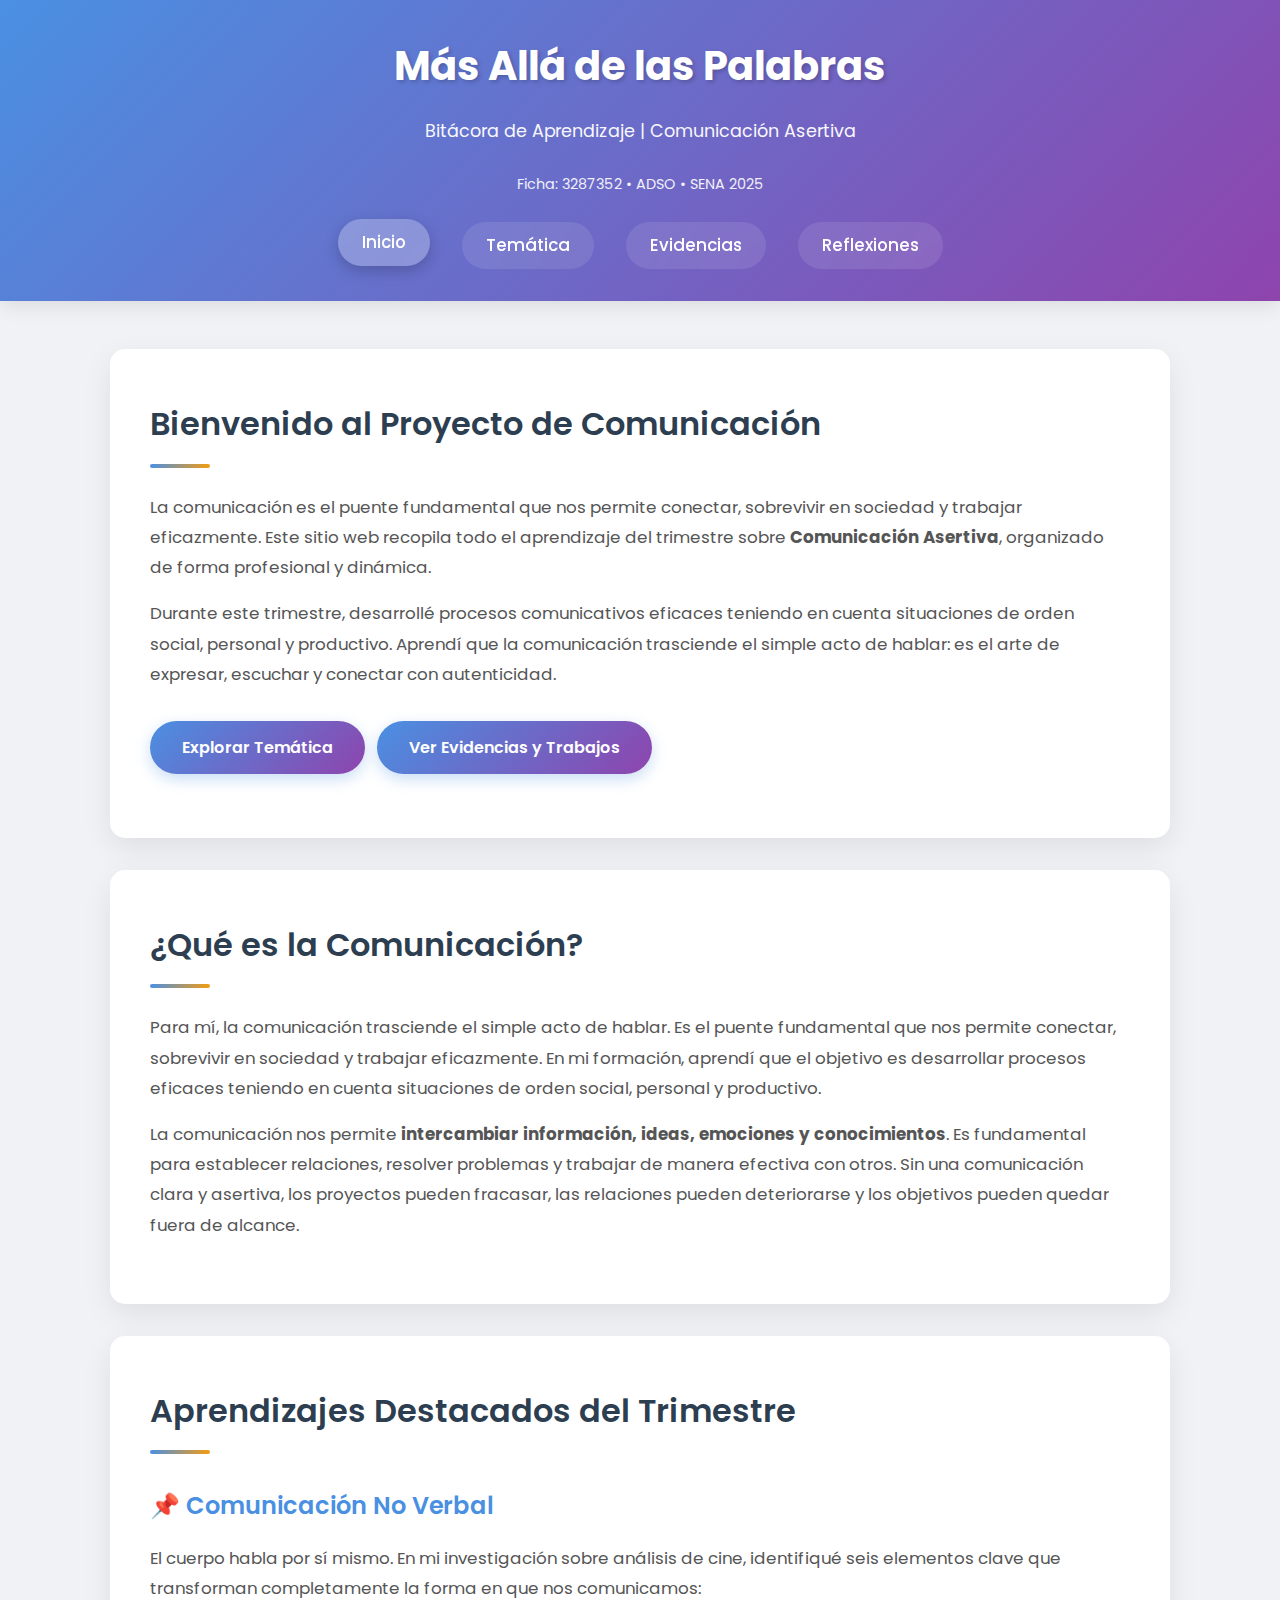
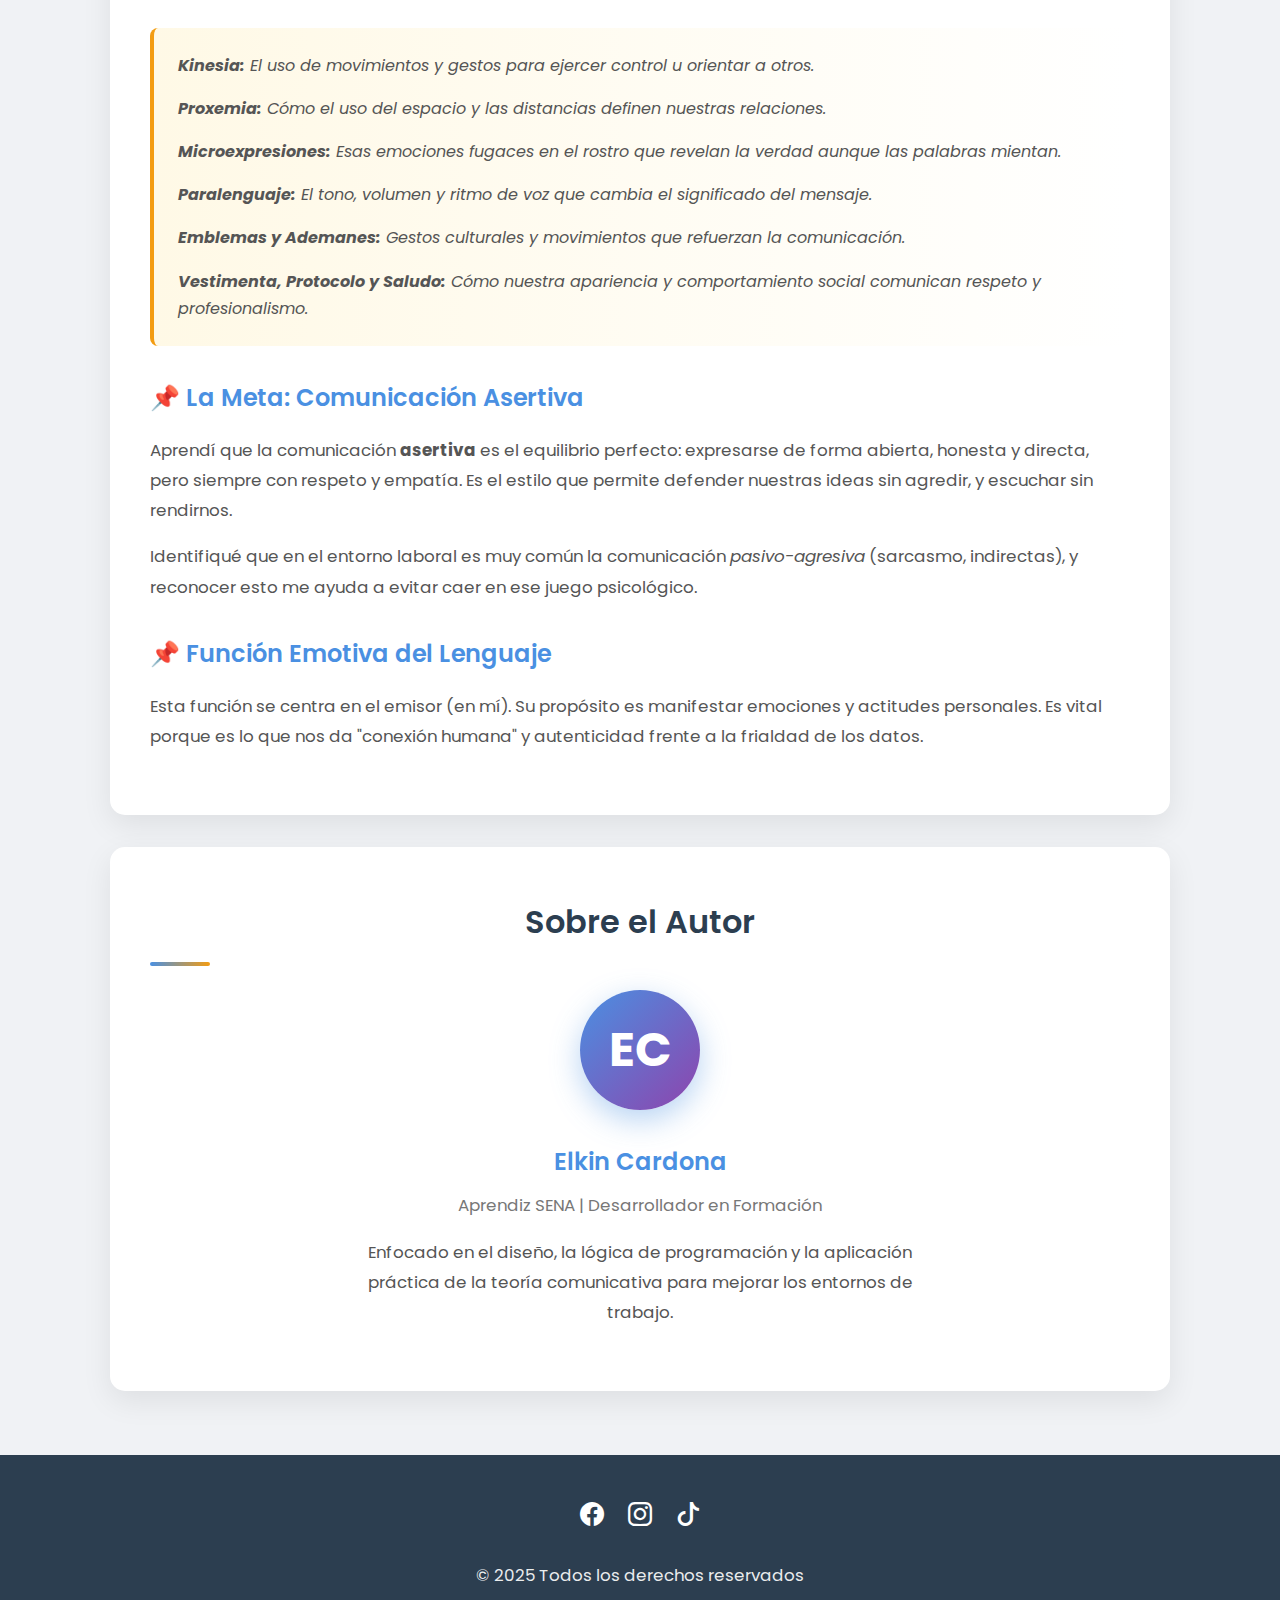
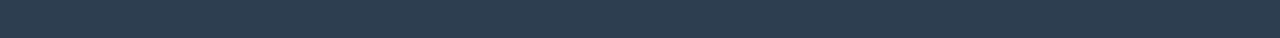
<file: index.html>
<!DOCTYPE html>
<html lang="es">

<head>
    <meta charset="UTF-8">
    <meta name="viewport" content="width=device-width, initial-scale=1.0">
    <title>Comunicación Asertiva - Elkin Cardona</title>
    <link rel="stylesheet" href="css/styles.css">

    <!-- Google Fonts -->
    <link
        href="https://fonts.googleapis.com/css2?family=Poppins:wght@400;600;700&family=Open+Sans:wght@400;600&display=swap"
        rel="stylesheet">

    <!-- Bootstrap Icons -->
    <link rel="stylesheet" href="https://cdn.jsdelivr.net/npm/bootstrap-icons@1.13.1/font/bootstrap-icons.min.css">

    <!-- Font Awesome -->
    <link rel="stylesheet" href="https://cdnjs.cloudflare.com/ajax/libs/font-awesome/6.5.0/css/all.min.css">
</head>

<body>

    <!-- HEADER CON NAVEGACIÓN -->
    <header class="header">
        <h1>Más Allá de las Palabras</h1>
        <p class="subtitle">Bitácora de Aprendizaje | Comunicación Asertiva</p>
        <p style="font-size: 0.9rem; opacity: 0.9;">Ficha: 3287352 • ADSO • SENA 2025</p>

        <nav class="navbar">
            <a href="index.html" class="active">Inicio</a>
            <a href="tematica.html">Temática</a>
            <a href="evidencias.html">Evidencias</a>
            <a href="reflexiones.html">Reflexiones</a>
        </nav>
    </header>

    <!-- CONTENIDO PRINCIPAL -->
    <div class="container">

        <!-- INTRODUCCIÓN -->
        <section class="contenido">
            <h2>Bienvenido al Proyecto de Comunicación</h2>
            <p>
                La comunicación es el puente fundamental que nos permite conectar, sobrevivir en sociedad
                y trabajar eficazmente. Este sitio web recopila todo el aprendizaje del trimestre sobre
                <strong>Comunicación Asertiva</strong>, organizado de forma profesional y dinámica.
            </p>
            <p>
                Durante este trimestre, desarrollé procesos comunicativos eficaces teniendo en cuenta
                situaciones de orden social, personal y productivo. Aprendí que la comunicación trasciende
                el simple acto de hablar: es el arte de expresar, escuchar y conectar con autenticidad.
            </p>

            <a href="tematica.html" class="btn">Explorar Temática</a>
            <a href="evidencias.html" class="btn">Ver Evidencias y Trabajos</a>
        </section>

        <!-- QUÉ ES LA COMUNICACIÓN -->
        <section class="contenido">
            <h2>¿Qué es la Comunicación?</h2>
            <p>
                Para mí, la comunicación trasciende el simple acto de hablar. Es el puente fundamental
                que nos permite conectar, sobrevivir en sociedad y trabajar eficazmente. En mi formación,
                aprendí que el objetivo es desarrollar procesos eficaces teniendo en cuenta situaciones
                de orden social, personal y productivo.
            </p>
            <p>
                La comunicación nos permite <strong>intercambiar información, ideas, emociones y conocimientos</strong>.
                Es fundamental para establecer relaciones, resolver problemas y trabajar de manera efectiva
                con otros. Sin una comunicación clara y asertiva, los proyectos pueden fracasar, las
                relaciones pueden deteriorarse y los objetivos pueden quedar fuera de alcance.
            </p>
        </section>

        <!-- APRENDIZAJES CLAVE -->
        <section class="contenido">
            <h2>Aprendizajes Destacados del Trimestre</h2>

            <h3>📌 Comunicación No Verbal</h3>
            <p>
                El cuerpo habla por sí mismo. En mi investigación sobre análisis de cine,
                identifiqué seis elementos clave que transforman completamente la forma en que nos comunicamos:
            </p>
            <div class="highlight">
                <ul style="list-style: none; padding-left: 0;">
                    <li style="margin-bottom: 1rem;">
                        <strong>Kinesia:</strong> El uso de movimientos y gestos para ejercer control u orientar a
                        otros.
                    </li>
                    <li style="margin-bottom: 1rem;">
                        <strong>Proxemia:</strong> Cómo el uso del espacio y las distancias definen nuestras relaciones.
                    </li>
                    <li style="margin-bottom: 1rem;">
                        <strong>Microexpresiones:</strong> Esas emociones fugaces en el rostro que revelan la verdad
                        aunque las palabras mientan.
                    </li>
                    <li style="margin-bottom: 1rem;">
                        <strong>Paralenguaje:</strong> El tono, volumen y ritmo de voz que cambia el significado del
                        mensaje.
                    </li>
                    <li style="margin-bottom: 1rem;">
                        <strong>Emblemas y Ademanes:</strong> Gestos culturales y movimientos que refuerzan la
                        comunicación.
                    </li>
                    <li>
                        <strong>Vestimenta, Protocolo y Saludo:</strong> Cómo nuestra apariencia y comportamiento social
                        comunican respeto y profesionalismo.
                    </li>
                </ul>
            </div>

            <h3>📌 La Meta: Comunicación Asertiva</h3>
            <p>
                Aprendí que la comunicación <strong>asertiva</strong> es el equilibrio perfecto: expresarse de
                forma abierta, honesta y directa, pero siempre con respeto y empatía. Es el estilo que permite
                defender nuestras ideas sin agredir, y escuchar sin rendirnos.
            </p>
            <p>
                Identifiqué que en el entorno laboral es muy común la comunicación <em>pasivo-agresiva</em>
                (sarcasmo, indirectas), y reconocer esto me ayuda a evitar caer en ese juego psicológico.
            </p>

            <h3>📌 Función Emotiva del Lenguaje</h3>
            <p>
                Esta función se centra en el emisor (en mí). Su propósito es manifestar emociones y
                actitudes personales. Es vital porque es lo que nos da "conexión humana" y autenticidad
                frente a la frialdad de los datos.
            </p>
        </section>

        <!-- AUTOR -->
        <section class="contenido" style="text-align: center;">
            <h2>Sobre el Autor</h2>
            <div style="width: 120px; height: 120px; background: linear-gradient(135deg, #4a90e2, #8e44ad); 
                        color: white; border-radius: 50%; display: flex; align-items: center; 
                        justify-content: center; font-size: 3rem; font-weight: bold; margin: 0 auto 1.5rem; 
                        box-shadow: 0 10px 30px rgba(74, 144, 226, 0.4);">
                EC
            </div>
            <h3 style="margin-bottom: 0.5rem;">Elkin Cardona</h3>
            <p style="color: #777; margin-bottom: 1rem;">Aprendiz SENA | Desarrollador en Formación</p>
            <p style="max-width: 600px; margin: 1rem auto; color: #555;">
                Enfocado en el diseño, la lógica de programación y la aplicación práctica de la teoría
                comunicativa para mejorar los entornos de trabajo.
            </p>
        </section>

    </div>

    <!-- FOOTER -->
    <footer>
        <div class="sociales">
            <a href="https://facebook.com" target="_blank"><i class="bi bi-facebook"></i></a>
            <a href="https://instagram.com" target="_blank"><i class="bi bi-instagram"></i></a>
            <a href="https://tiktok.com" target="_blank"><i class="bi bi-tiktok"></i></a>
        </div>
        <p>&copy; 2025 Todos los derechos reservados</p>
    </footer>

    <!-- PÉTALOS ANIMADOS -->
    <script>
        function crearPetalo() {
            const petal = document.createElement("div");
            petal.classList.add("petal");
            petal.style.left = Math.random() * window.innerWidth + "px";
            petal.style.animationDuration = (5 + Math.random() * 3) + "s";
            document.body.appendChild(petal);
            setTimeout(() => petal.remove(), 8000);
        }
        setInterval(crearPetalo, 300);
    </script>

</body>

</html>
</file>
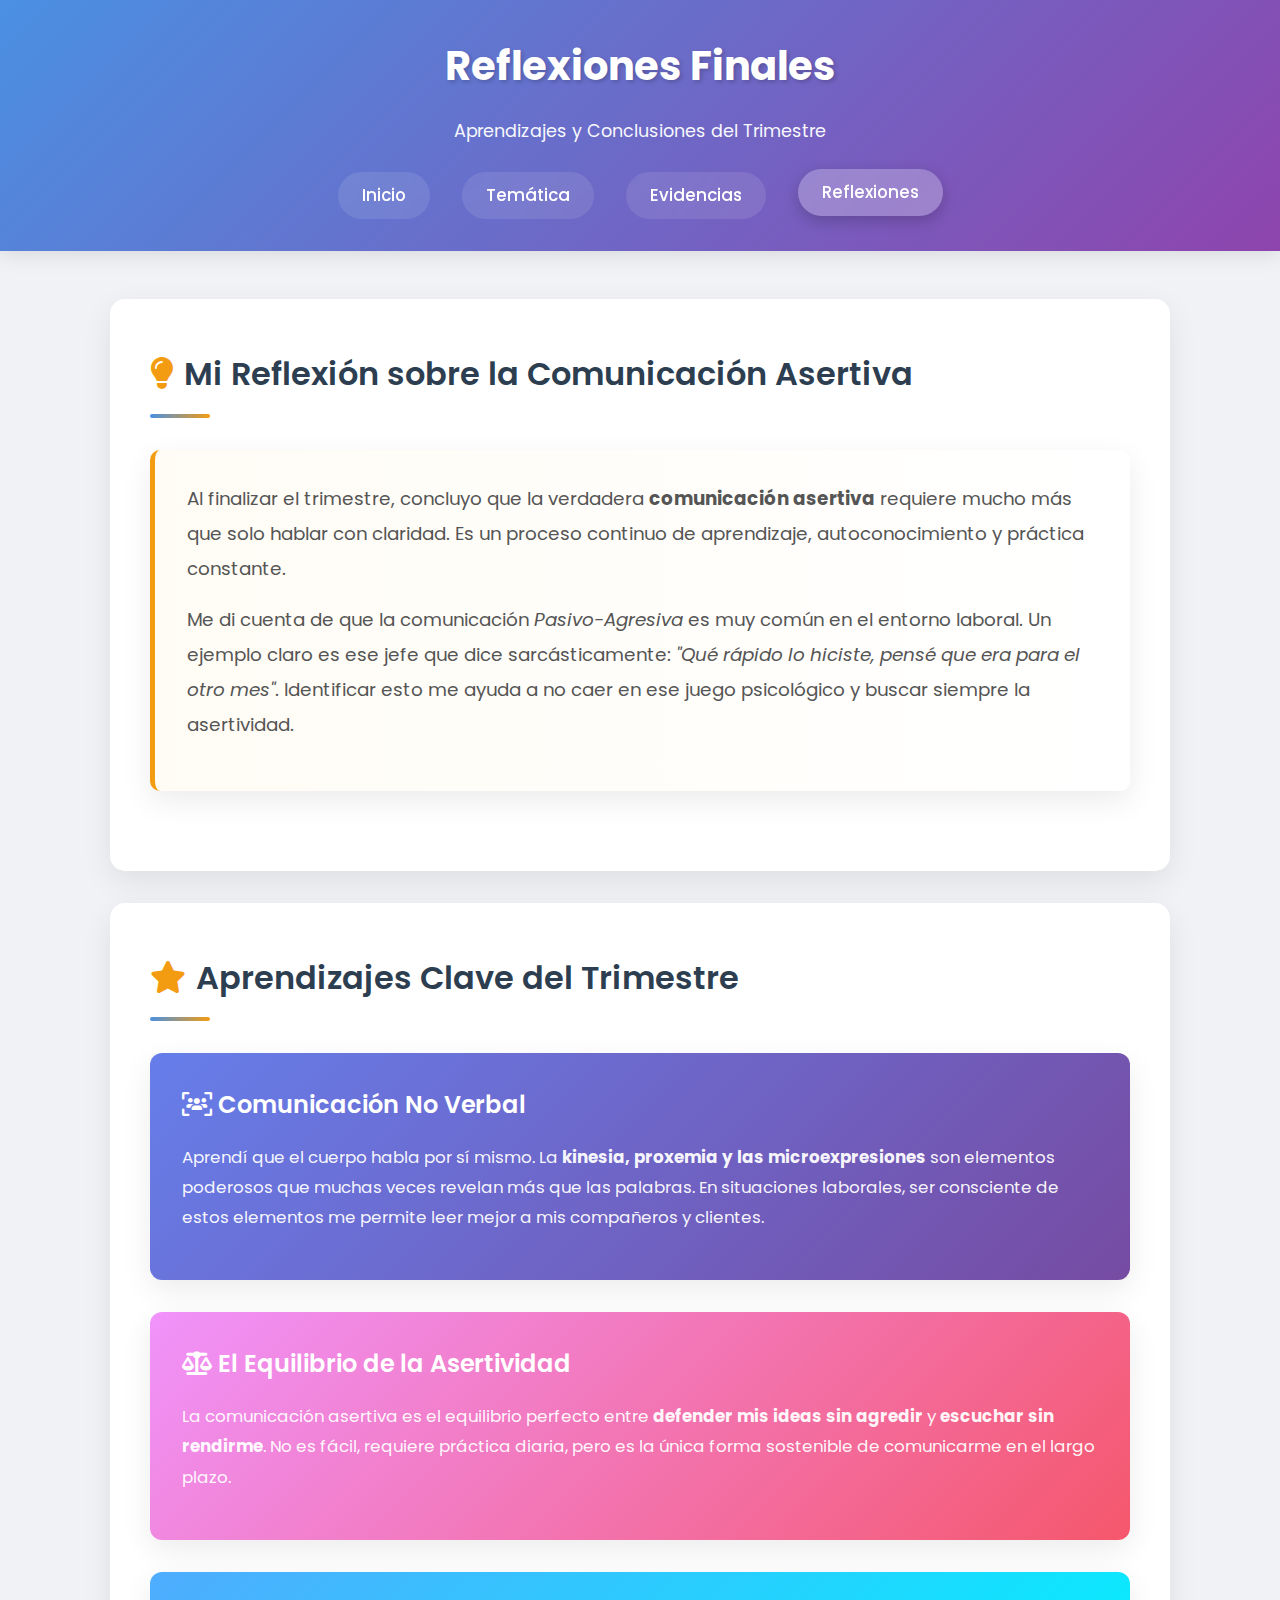
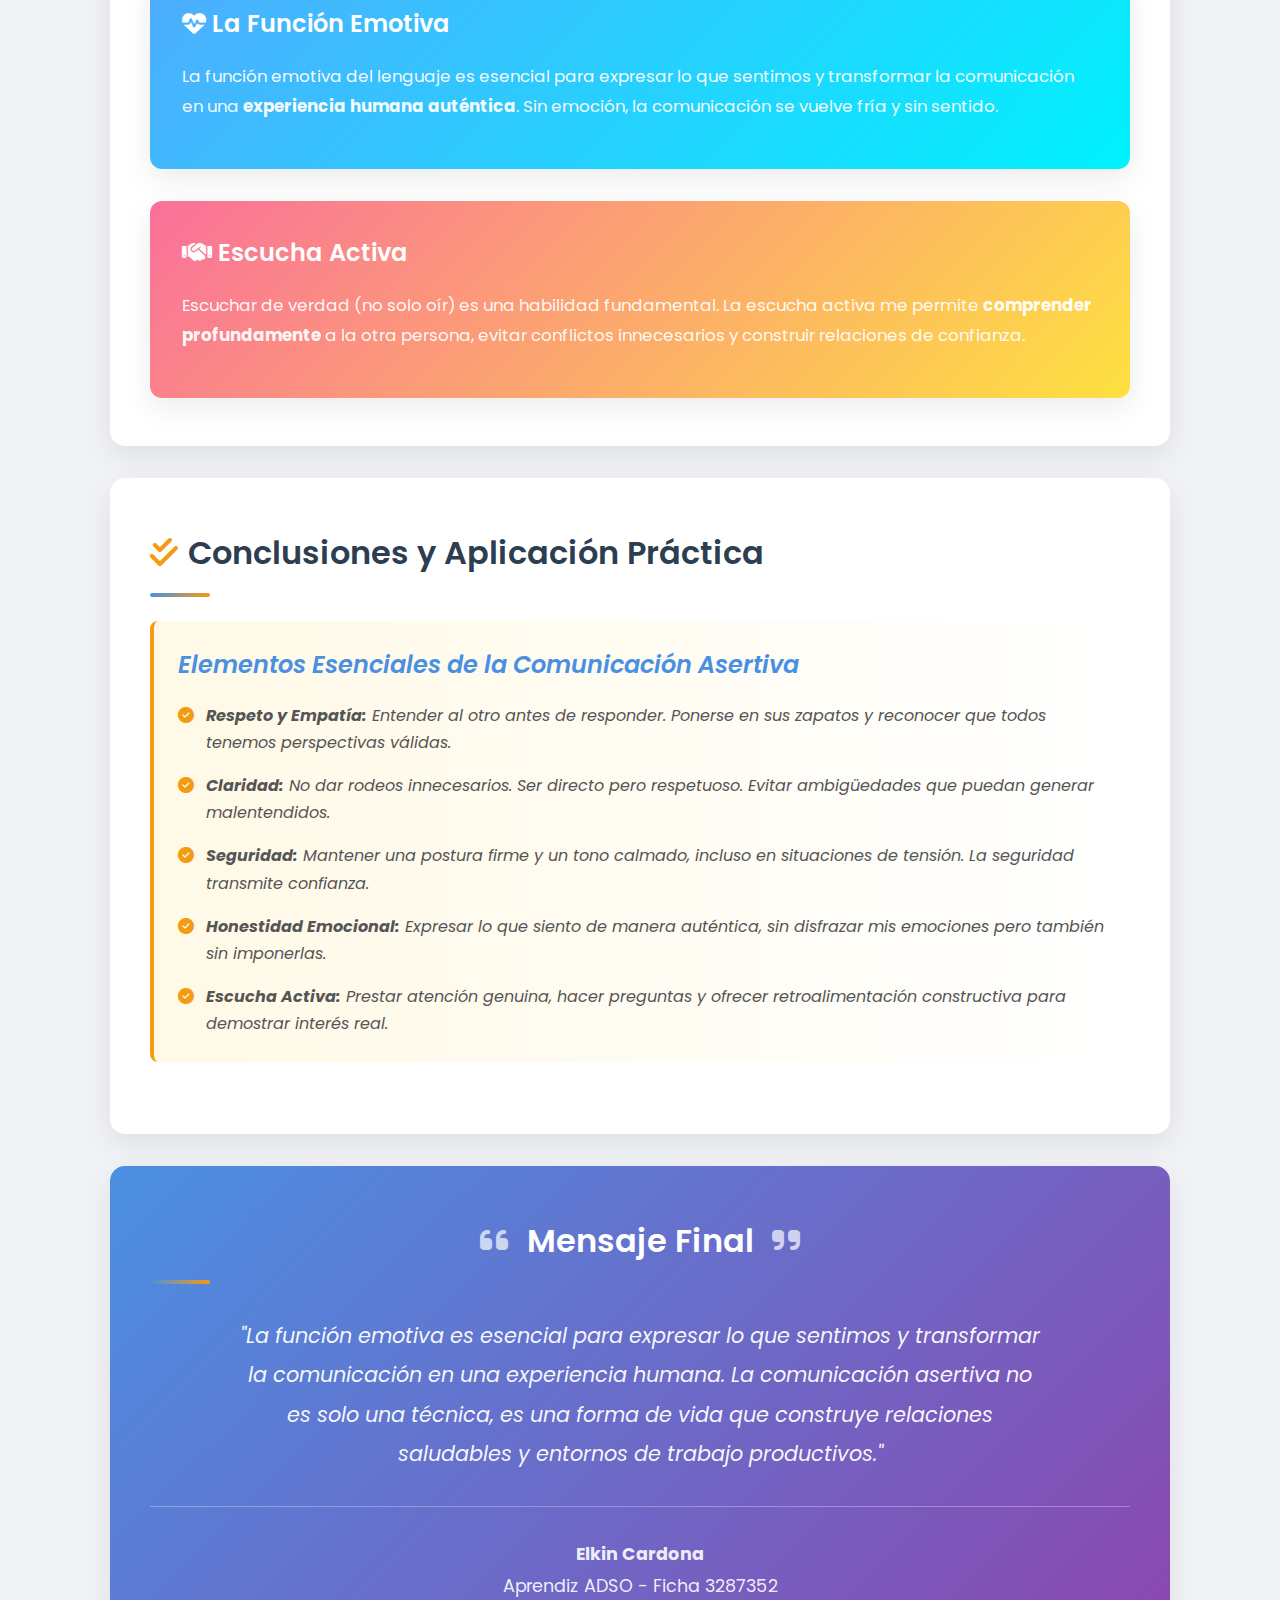
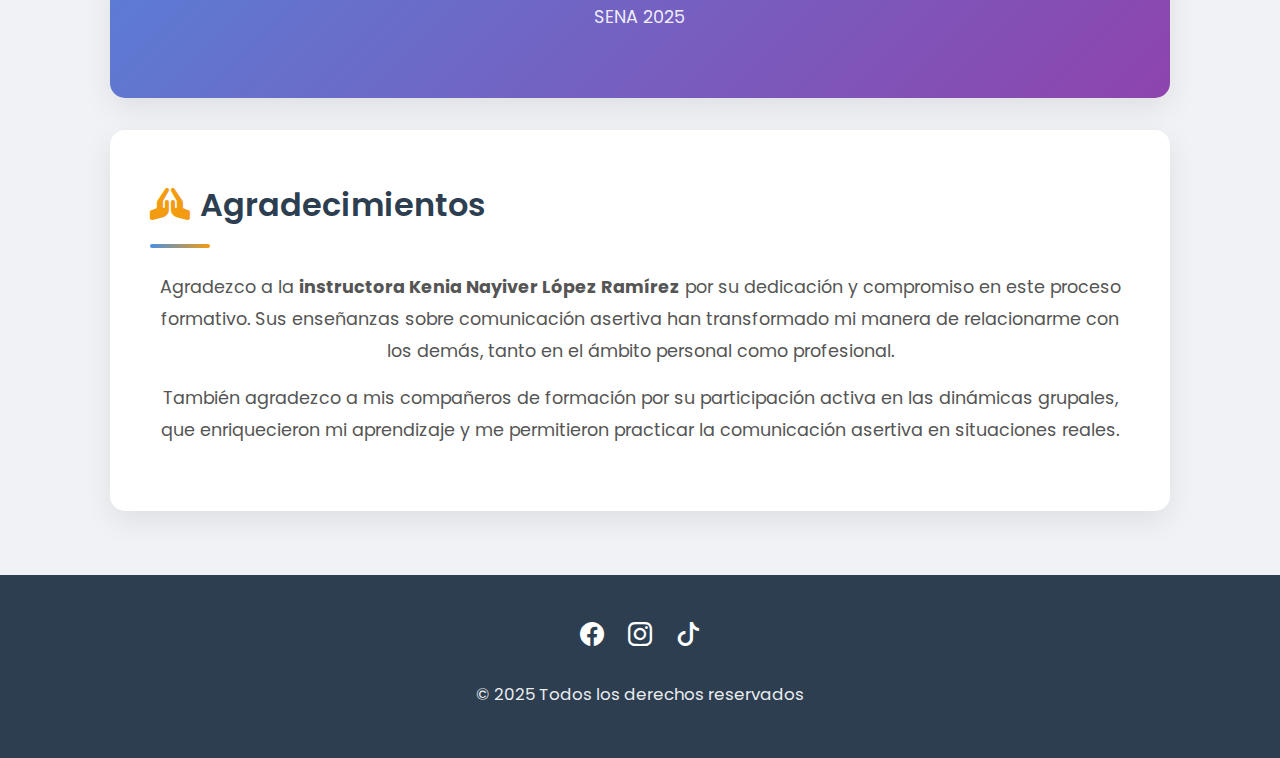
<file: reflexiones.html>
<!DOCTYPE html>
<html lang="es">

<head>
    <meta charset="UTF-8">
    <meta name="viewport" content="width=device-width, initial-scale=1.0">
    <title>Reflexiones - Comunicación Asertiva</title>
    <link rel="stylesheet" href="css/styles.css">

    <!-- Google Fonts -->
    <link
        href="https://fonts.googleapis.com/css2?family=Poppins:wght@400;600;700&family=Open+Sans:wght@400;600&display=swap"
        rel="stylesheet">

    <!-- Bootstrap Icons -->
    <link rel="stylesheet" href="https://cdn.jsdelivr.net/npm/bootstrap-icons@1.13.1/font/bootstrap-icons.min.css">

    <!-- Font Awesome -->
    <link rel="stylesheet" href="https://cdnjs.cloudflare.com/ajax/libs/font-awesome/6.5.0/css/all.min.css">
</head>

<body>

    <!-- HEADER CON NAVEGACIÓN -->
    <header class="header">
        <h1>Reflexiones Finales</h1>
        <p class="subtitle">Aprendizajes y Conclusiones del Trimestre</p>

        <nav class="navbar">
            <a href="index.html">Inicio</a>
            <a href="tematica.html">Temática</a>
            <a href="evidencias.html">Evidencias</a>
            <a href="reflexiones.html" class="active">Reflexiones</a>
        </nav>
    </header>

    <!-- CONTENIDO -->
    <div class="container">

        <!-- REFLEXIÓN PRINCIPAL -->
        <section class="contenido">
            <h2><i class="fas fa-lightbulb" style="color: var(--accent); margin-right: 10px;"></i>Mi Reflexión sobre la
                Comunicación Asertiva</h2>

            <div class="reflexion">
                <p style="font-size: 1.15rem; line-height: 1.9;">
                    Al finalizar el trimestre, concluyo que la verdadera <strong>comunicación asertiva</strong>
                    requiere mucho más que solo hablar con claridad. Es un proceso continuo de aprendizaje,
                    autoconocimiento y práctica constante.
                </p>
                <p style="font-size: 1.15rem; line-height: 1.9;">
                    Me di cuenta de que la comunicación <em>Pasivo-Agresiva</em> es muy común en el entorno
                    laboral. Un ejemplo claro es ese jefe que dice sarcásticamente:
                    <em>"Qué rápido lo hiciste, pensé que era para el otro mes"</em>. Identificar esto me ayuda
                    a no caer en ese juego psicológico y buscar siempre la asertividad.
                </p>
            </div>
        </section>

        <!-- APRENDIZAJES CLAVE -->
        <section class="contenido">
            <h2><i class="fas fa-star" style="color: var(--accent); margin-right: 10px;"></i>Aprendizajes Clave del
                Trimestre</h2>

            <div style="display: grid; gap: 2rem; margin-top: 2rem;">

                <div style="background: linear-gradient(135deg, #667eea 0%, #764ba2 100%); 
                            padding: 2rem; border-radius: 12px; color: white; box-shadow: var(--shadow);">
                    <h3 style="color: white; margin-top: 0;">
                        <i class="fas fa-users-viewfinder"></i> Comunicación No Verbal
                    </h3>
                    <p style="color: rgba(255,255,255,0.95); font-size: 1.05rem;">
                        Aprendí que el cuerpo habla por sí mismo. La <strong>kinesia, proxemia y las
                            microexpresiones</strong> son elementos poderosos que muchas veces revelan más
                        que las palabras. En situaciones laborales, ser consciente de estos elementos
                        me permite leer mejor a mis compañeros y clientes.
                    </p>
                </div>

                <div style="background: linear-gradient(135deg, #f093fb 0%, #f5576c 100%); 
                            padding: 2rem; border-radius: 12px; color: white; box-shadow: var(--shadow);">
                    <h3 style="color: white; margin-top: 0;">
                        <i class="fas fa-balance-scale"></i> El Equilibrio de la Asertividad
                    </h3>
                    <p style="color: rgba(255,255,255,0.95); font-size: 1.05rem;">
                        La comunicación asertiva es el equilibrio perfecto entre <strong>defender mis ideas
                            sin agredir</strong> y <strong>escuchar sin rendirme</strong>. No es fácil, requiere
                        práctica diaria, pero es la única forma sostenible de comunicarme en el largo plazo.
                    </p>
                </div>

                <div style="background: linear-gradient(135deg, #4facfe 0%, #00f2fe 100%); 
                            padding: 2rem; border-radius: 12px; color: white; box-shadow: var(--shadow);">
                    <h3 style="color: white; margin-top: 0;">
                        <i class="fas fa-heart-pulse"></i> La Función Emotiva
                    </h3>
                    <p style="color: rgba(255,255,255,0.95); font-size: 1.05rem;">
                        La función emotiva del lenguaje es esencial para expresar lo que sentimos y
                        transformar la comunicación en una <strong>experiencia humana auténtica</strong>.
                        Sin emoción, la comunicación se vuelve fría y sin sentido.
                    </p>
                </div>

                <div style="background: linear-gradient(135deg, #fa709a 0%, #fee140 100%); 
                            padding: 2rem; border-radius: 12px; color: white; box-shadow: var(--shadow);">
                    <h3 style="color: white; margin-top: 0;">
                        <i class="fas fa-handshake"></i> Escucha Activa
                    </h3>
                    <p style="color: rgba(255,255,255,0.95); font-size: 1.05rem;">
                        Escuchar de verdad (no solo oír) es una habilidad fundamental. La escucha activa
                        me permite <strong>comprender profundamente</strong> a la otra persona, evitar
                        conflictos innecesarios y construir relaciones de confianza.
                    </p>
                </div>

            </div>
        </section>

        <!-- CONCLUSIONES -->
        <section class="contenido">
            <h2><i class="fas fa-check-double" style="color: var(--accent); margin-right: 10px;"></i>Conclusiones y
                Aplicación Práctica</h2>

            <div class="highlight">
                <h3 style="margin-top: 0; color: var(--primary);">
                    Elementos Esenciales de la Comunicación Asertiva
                </h3>
                <ul style="list-style: none; padding-left: 0;">
                    <li style="margin-bottom: 1rem; display: flex; align-items: start;">
                        <i class="fas fa-check-circle"
                            style="color: var(--accent); margin-right: 12px; margin-top: 5px;"></i>
                        <div>
                            <strong>Respeto y Empatía:</strong> Entender al otro antes de responder.
                            Ponerse en sus zapatos y reconocer que todos tenemos perspectivas válidas.
                        </div>
                    </li>
                    <li style="margin-bottom: 1rem; display: flex; align-items: start;">
                        <i class="fas fa-check-circle"
                            style="color: var(--accent); margin-right: 12px; margin-top: 5px;"></i>
                        <div>
                            <strong>Claridad:</strong> No dar rodeos innecesarios. Ser directo pero respetuoso.
                            Evitar ambigüedades que puedan generar malentendidos.
                        </div>
                    </li>
                    <li style="margin-bottom: 1rem; display: flex; align-items: start;">
                        <i class="fas fa-check-circle"
                            style="color: var(--accent); margin-right: 12px; margin-top: 5px;"></i>
                        <div>
                            <strong>Seguridad:</strong> Mantener una postura firme y un tono calmado,
                            incluso en situaciones de tensión. La seguridad transmite confianza.
                        </div>
                    </li>
                    <li style="margin-bottom: 1rem; display: flex; align-items: start;">
                        <i class="fas fa-check-circle"
                            style="color: var(--accent); margin-right: 12px; margin-top: 5px;"></i>
                        <div>
                            <strong>Honestidad Emocional:</strong> Expresar lo que siento de manera auténtica,
                            sin disfrazar mis emociones pero también sin imponerlas.
                        </div>
                    </li>
                    <li style="display: flex; align-items: start;">
                        <i class="fas fa-check-circle"
                            style="color: var(--accent); margin-right: 12px; margin-top: 5px;"></i>
                        <div>
                            <strong>Escucha Activa:</strong> Prestar atención genuina, hacer preguntas
                            y ofrecer retroalimentación constructiva para demostrar interés real.
                        </div>
                    </li>
                </ul>
            </div>
        </section>

        <!-- MENSAJE FINAL -->
        <section class="contenido" style="background: linear-gradient(135deg, var(--primary), var(--secondary)); 
                                          color: white; text-align: center;">
            <h2 style="color: white;">
                <i class="fas fa-quote-left" style="color: rgba(255,255,255,0.7); margin-right: 10px;"></i>
                Mensaje Final
                <i class="fas fa-quote-right" style="color: rgba(255,255,255,0.7); margin-left: 10px;"></i>
            </h2>
            <p style="font-size: 1.3rem; font-style: italic; line-height: 1.9; color: rgba(255,255,255,0.95); 
                      max-width: 800px; margin: 2rem auto;">
                "La función emotiva es esencial para expresar lo que sentimos y transformar la comunicación
                en una experiencia humana. La comunicación asertiva no es solo una técnica, es una forma
                de vida que construye relaciones saludables y entornos de trabajo productivos."
            </p>
            <div style="margin-top: 2rem; padding-top: 2rem; border-top: 1px solid rgba(255,255,255,0.3);">
                <p style="font-size: 1.1rem; color: rgba(255,255,255,0.9);">
                    <strong>Elkin Cardona</strong><br>
                    Aprendiz ADSO - Ficha 3287352<br>
                    SENA 2025
                </p>
            </div>
        </section>

        <!-- AGRADECIMIENTOS -->
        <section class="contenido">
            <h2><i class="fas fa-hands-praying" style="color: var(--accent); margin-right: 10px;"></i>Agradecimientos
            </h2>
            <p style="text-align: center; font-size: 1.1rem; line-height: 1.8;">
                Agradezco a la <strong>instructora Kenia Nayiver López Ramírez</strong> por su dedicación
                y compromiso en este proceso formativo. Sus enseñanzas sobre comunicación asertiva
                han transformado mi manera de relacionarme con los demás, tanto en el ámbito personal
                como profesional.
            </p>
            <p style="text-align: center; font-size: 1.1rem; line-height: 1.8;">
                También agradezco a mis compañeros de formación por su participación activa en las
                dinámicas grupales, que enriquecieron mi aprendizaje y me permitieron practicar
                la comunicación asertiva en situaciones reales.
            </p>
        </section>

    </div>

    <!-- FOOTER -->
    <footer>
        <div class="sociales">
            <a href="https://facebook.com" target="_blank"><i class="bi bi-facebook"></i></a>
            <a href="https://instagram.com" target="_blank"><i class="bi bi-instagram"></i></a>
            <a href="https://tiktok.com" target="_blank"><i class="bi bi-tiktok"></i></a>
        </div>
        <p>&copy; 2025 Todos los derechos reservados</p>
    </footer>

    <!-- PÉTALOS ANIMADOS -->
    <script>
        function crearPetalo() {
            const petal = document.createElement("div");
            petal.classList.add("petal");
            petal.style.left = Math.random() * window.innerWidth + "px";
            petal.style.animationDuration = (5 + Math.random() * 3) + "s";
            document.body.appendChild(petal);
            setTimeout(() => petal.remove(), 8000);
        }
        setInterval(crearPetalo, 300);
    </script>

</body>

</html>
</file>
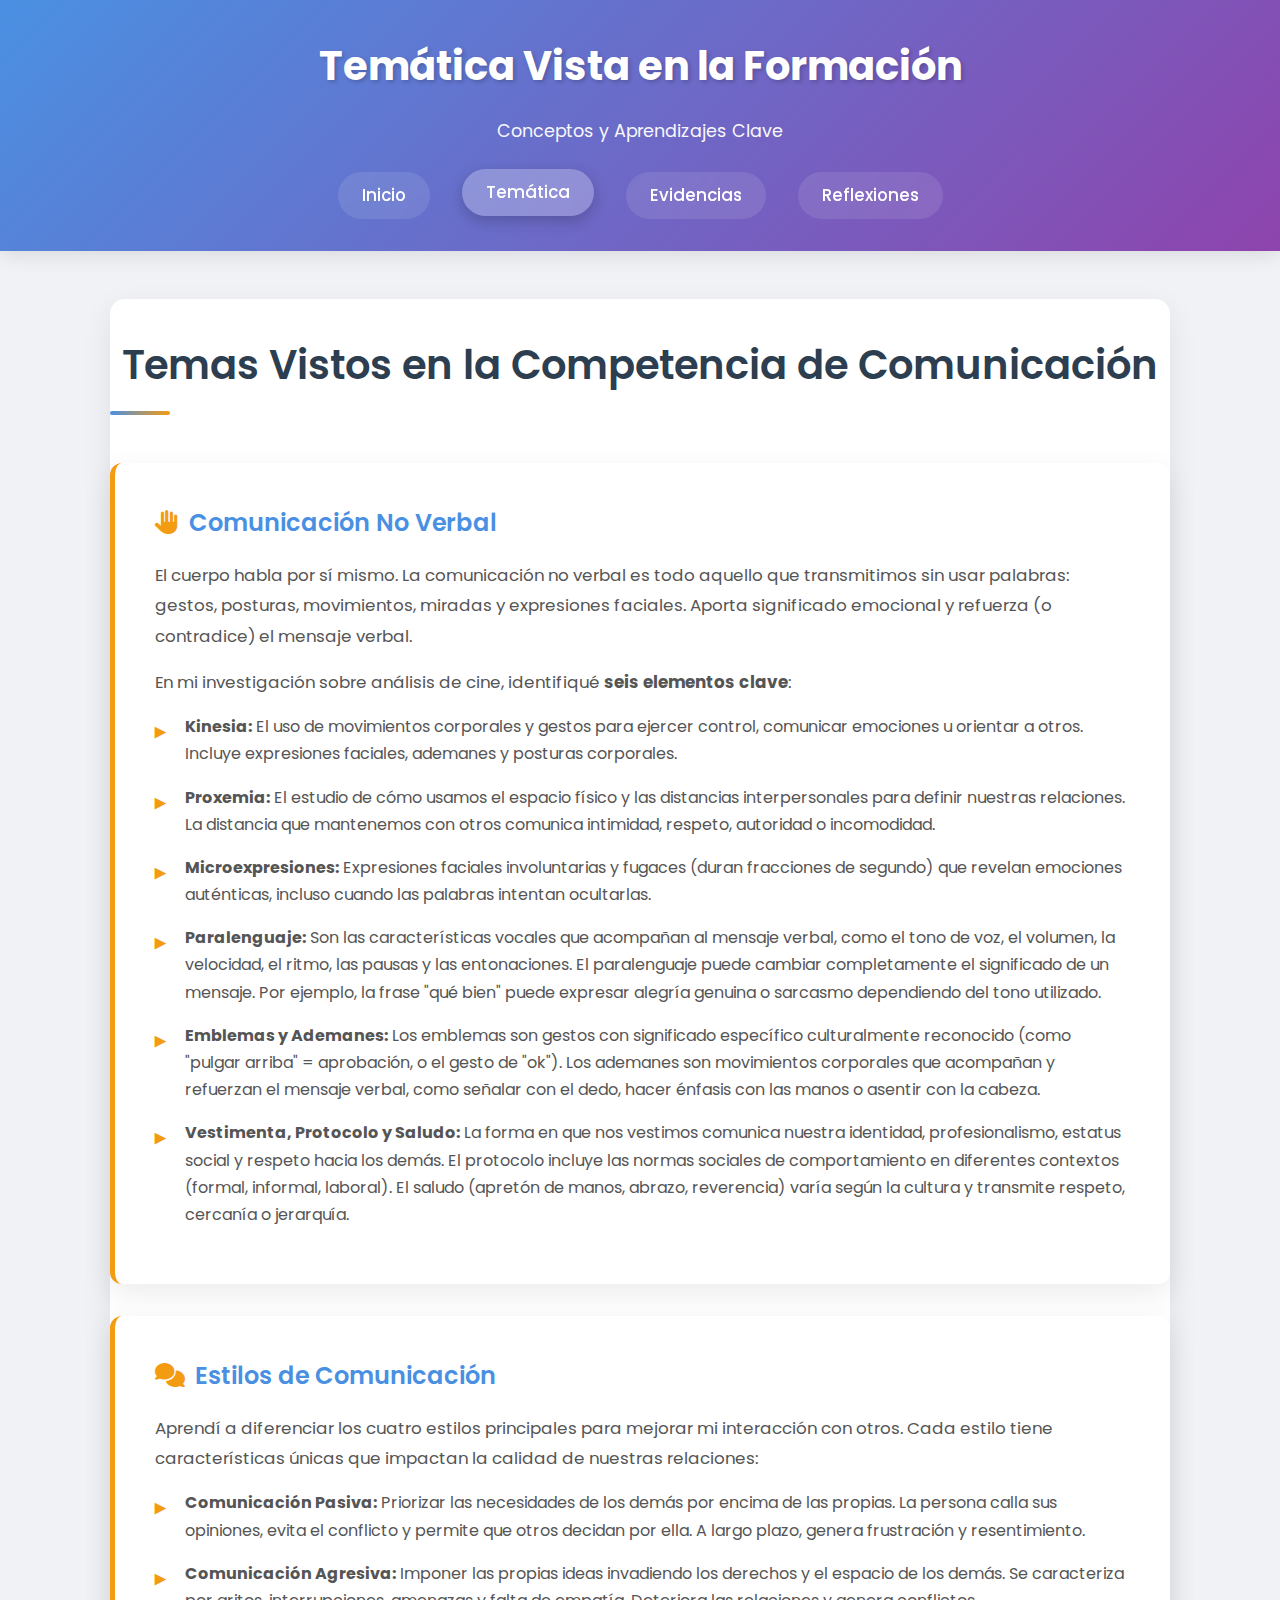
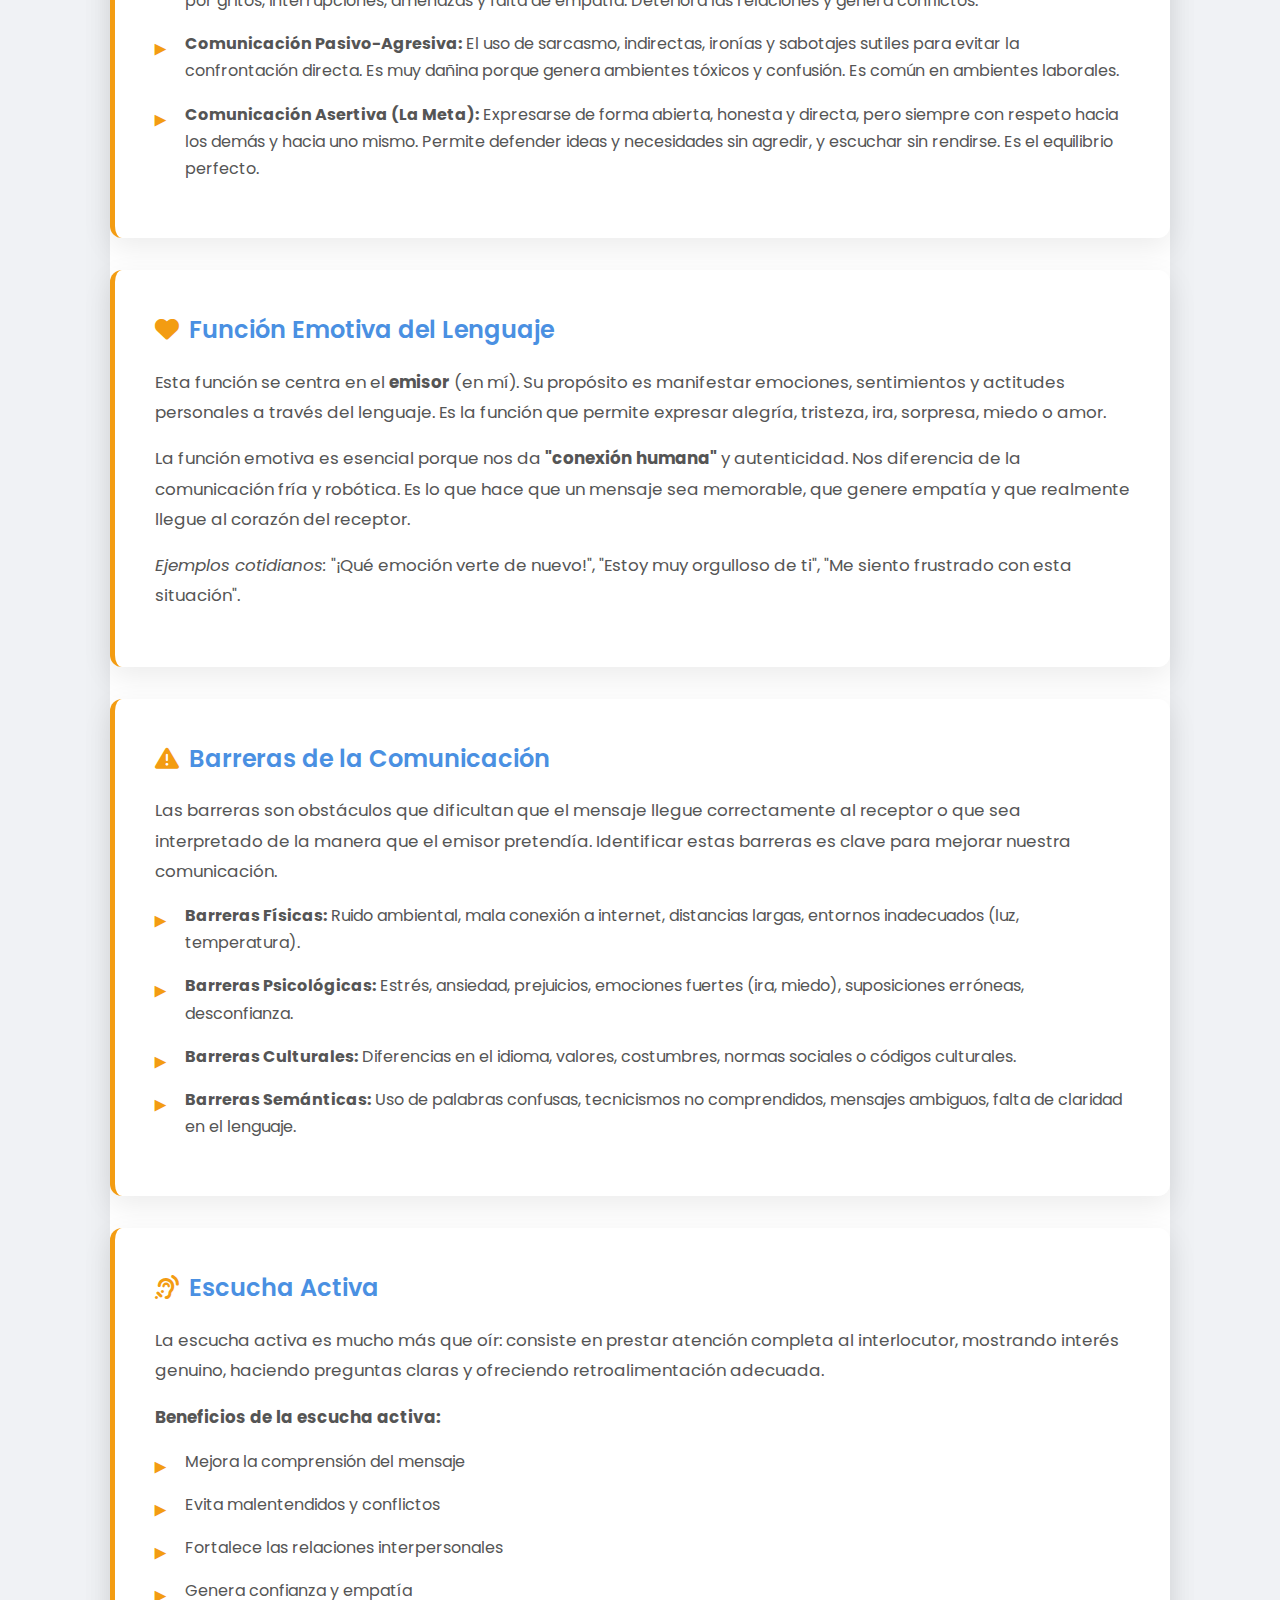
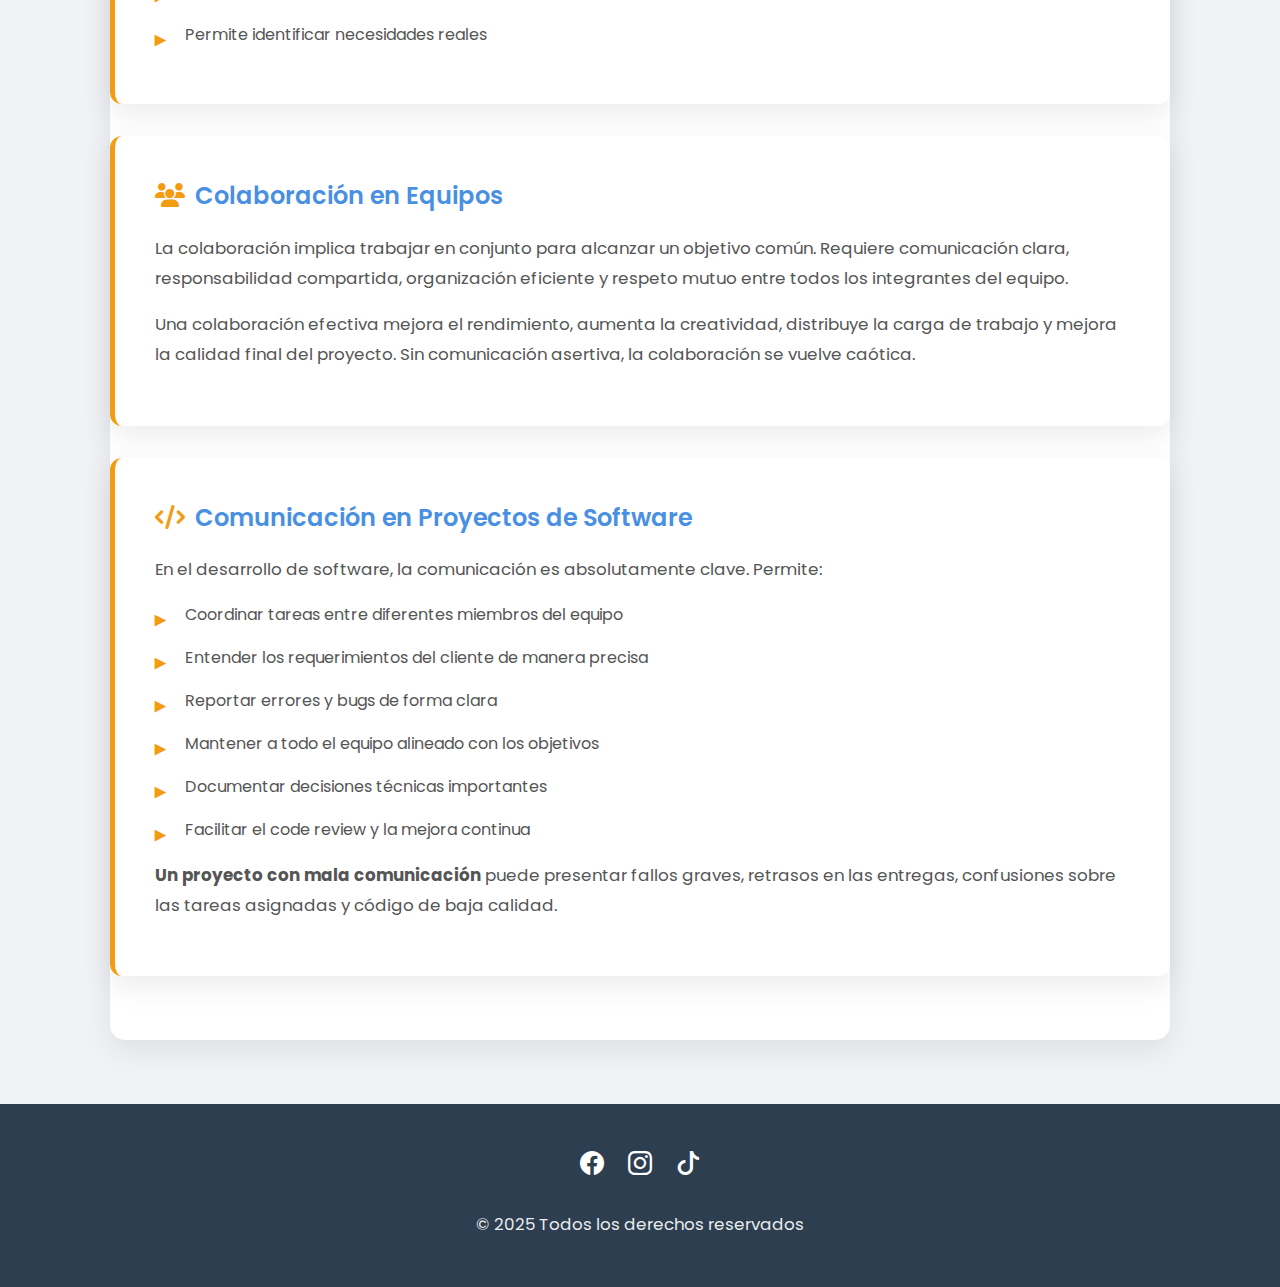
<file: tematica.html>
<!DOCTYPE html>
<html lang="es">

<head>
    <meta charset="UTF-8">
    <meta name="viewport" content="width=device-width, initial-scale=1.0">
    <title>Temática - Comunicación Asertiva</title>
    <link rel="stylesheet" href="css/styles.css">

    <!-- Google Fonts -->
    <link
        href="https://fonts.googleapis.com/css2?family=Poppins:wght@400;600;700&family=Open+Sans:wght@400;600&display=swap"
        rel="stylesheet">

    <!-- Bootstrap Icons -->
    <link rel="stylesheet" href="https://cdn.jsdelivr.net/npm/bootstrap-icons@1.13.1/font/bootstrap-icons.min.css">

    <!-- Font Awesome -->
    <link rel="stylesheet" href="https://cdnjs.cloudflare.com/ajax/libs/font-awesome/6.5.0/css/all.min.css">
</head>

<body>

    <!-- HEADER CON NAVEGACIÓN -->
    <header class="header">
        <h1>Temática Vista en la Formación</h1>
        <p class="subtitle">Conceptos y Aprendizajes Clave</p>

        <nav class="navbar">
            <a href="index.html">Inicio</a>
            <a href="tematica.html" class="active">Temática</a>
            <a href="evidencias.html">Evidencias</a>
            <a href="reflexiones.html">Reflexiones</a>
        </nav>
    </header>

    <!-- CONTENIDO TEMÁTICO -->
    <div class="container">
        <section class="tematica-section">
            <h2 class="titulo-seccion">Temas Vistos en la Competencia de Comunicación</h2>

            <!-- 1. COMUNICACIÓN NO VERBAL -->
            <div class="tematica-bloque">
                <h3><i class="fas fa-hand-paper" style="color: var(--accent); margin-right: 10px;"></i>Comunicación No
                    Verbal</h3>
                <p>
                    El cuerpo habla por sí mismo. La comunicación no verbal es todo aquello que transmitimos
                    sin usar palabras: gestos, posturas, movimientos, miradas y expresiones faciales.
                    Aporta significado emocional y refuerza (o contradice) el mensaje verbal.
                </p>
                <p>En mi investigación sobre análisis de cine, identifiqué <strong>seis elementos clave</strong>:</p>
                <ul>
                    <li>
                        <strong>Kinesia:</strong> El uso de movimientos corporales y gestos para ejercer control,
                        comunicar emociones u orientar a otros. Incluye expresiones faciales, ademanes y
                        posturas corporales.
                    </li>
                    <li>
                        <strong>Proxemia:</strong> El estudio de cómo usamos el espacio físico y las distancias
                        interpersonales para definir nuestras relaciones. La distancia que mantenemos con otros
                        comunica intimidad, respeto, autoridad o incomodidad.
                    </li>
                    <li>
                        <strong>Microexpresiones:</strong> Expresiones faciales involuntarias y fugaces (duran
                        fracciones de segundo) que revelan emociones auténticas, incluso cuando las palabras
                        intentan ocultarlas.
                    </li>
                    <li>
                        <strong>Paralenguaje:</strong> Son las características vocales que acompañan al mensaje
                        verbal, como el tono de voz, el volumen, la velocidad, el ritmo, las pausas y las
                        entonaciones. El paralenguaje puede cambiar completamente el significado de un mensaje.
                        Por ejemplo, la frase "qué bien" puede expresar alegría genuina o sarcasmo dependiendo
                        del tono utilizado.
                    </li>
                    <li>
                        <strong>Emblemas y Ademanes:</strong> Los emblemas son gestos con significado específico
                        culturalmente reconocido (como "pulgar arriba" = aprobación, o el gesto de "ok"). Los
                        ademanes son movimientos corporales que acompañan y refuerzan el mensaje verbal, como
                        señalar con el dedo, hacer énfasis con las manos o asentir con la cabeza.
                    </li>
                    <li>
                        <strong>Vestimenta, Protocolo y Saludo:</strong> La forma en que nos vestimos comunica
                        nuestra identidad, profesionalismo, estatus social y respeto hacia los demás. El protocolo
                        incluye las normas sociales de comportamiento en diferentes contextos (formal, informal,
                        laboral). El saludo (apretón de manos, abrazo, reverencia) varía según la cultura y
                        transmite respeto, cercanía o jerarquía.
                    </li>
                </ul>
            </div>

            <!-- 2. ESTILOS DE COMUNICACIÓN -->
            <div class="tematica-bloque">
                <h3><i class="fas fa-comments" style="color: var(--accent); margin-right: 10px;"></i>Estilos de
                    Comunicación</h3>
                <p>
                    Aprendí a diferenciar los cuatro estilos principales para mejorar mi interacción con otros.
                    Cada estilo tiene características únicas que impactan la calidad de nuestras relaciones:
                </p>
                <ul>
                    <li>
                        <strong>Comunicación Pasiva:</strong> Priorizar las necesidades de los demás por encima
                        de las propias. La persona calla sus opiniones, evita el conflicto y permite que otros
                        decidan por ella. A largo plazo, genera frustración y resentimiento.
                    </li>
                    <li>
                        <strong>Comunicación Agresiva:</strong> Imponer las propias ideas invadiendo los derechos
                        y el espacio de los demás. Se caracteriza por gritos, interrupciones, amenazas y falta
                        de empatía. Deteriora las relaciones y genera conflictos.
                    </li>
                    <li>
                        <strong>Comunicación Pasivo-Agresiva:</strong> El uso de sarcasmo, indirectas, ironías y
                        sabotajes sutiles para evitar la confrontación directa. Es muy dañina porque genera
                        ambientes tóxicos y confusión. Es común en ambientes laborales.
                    </li>
                    <li>
                        <strong>Comunicación Asertiva (La Meta):</strong> Expresarse de forma abierta, honesta
                        y directa, pero siempre con respeto hacia los demás y hacia uno mismo. Permite defender
                        ideas y necesidades sin agredir, y escuchar sin rendirse. Es el equilibrio perfecto.
                    </li>
                </ul>
            </div>

            <!-- 3. FUNCIÓN EMOTIVA DEL LENGUAJE -->
            <div class="tematica-bloque">
                <h3><i class="fas fa-heart" style="color: var(--accent); margin-right: 10px;"></i>Función Emotiva del
                    Lenguaje</h3>
                <p>
                    Esta función se centra en el <strong>emisor</strong> (en mí). Su propósito es manifestar
                    emociones, sentimientos y actitudes personales a través del lenguaje. Es la función que
                    permite expresar alegría, tristeza, ira, sorpresa, miedo o amor.
                </p>
                <p>
                    La función emotiva es esencial porque nos da <strong>"conexión humana"</strong> y autenticidad.
                    Nos diferencia de la comunicación fría y robótica. Es lo que hace que un mensaje sea memorable,
                    que genere empatía y que realmente llegue al corazón del receptor.
                </p>
                <p><em>Ejemplos cotidianos:</em> "¡Qué emoción verte de nuevo!", "Estoy muy orgulloso de ti",
                    "Me siento frustrado con esta situación".</p>
            </div>

            <!-- 4. BARRERAS DE LA COMUNICACIÓN -->
            <div class="tematica-bloque">
                <h3><i class="fas fa-exclamation-triangle"
                        style="color: var(--accent); margin-right: 10px;"></i>Barreras de la Comunicación</h3>
                <p>
                    Las barreras son obstáculos que dificultan que el mensaje llegue correctamente al receptor
                    o que sea interpretado de la manera que el emisor pretendía. Identificar estas barreras
                    es clave para mejorar nuestra comunicación.
                </p>
                <ul>
                    <li>
                        <strong>Barreras Físicas:</strong> Ruido ambiental, mala conexión a internet, distancias
                        largas, entornos inadecuados (luz, temperatura).
                    </li>
                    <li>
                        <strong>Barreras Psicológicas:</strong> Estrés, ansiedad, prejuicios, emociones fuertes
                        (ira, miedo), suposiciones erróneas, desconfianza.
                    </li>
                    <li>
                        <strong>Barreras Culturales:</strong> Diferencias en el idioma, valores, costumbres,
                        normas sociales o códigos culturales.
                    </li>
                    <li>
                        <strong>Barreras Semánticas:</strong> Uso de palabras confusas, tecnicismos no comprendidos,
                        mensajes ambiguos, falta de claridad en el lenguaje.
                    </li>
                </ul>
            </div>

            <!-- 5. ESCUCHA ACTIVA -->
            <div class="tematica-bloque">
                <h3><i class="fas fa-ear-listen" style="color: var(--accent); margin-right: 10px;"></i>Escucha Activa
                </h3>
                <p>
                    La escucha activa es mucho más que oír: consiste en prestar atención completa al interlocutor,
                    mostrando interés genuino, haciendo preguntas claras y ofreciendo retroalimentación adecuada.
                </p>
                <p><strong>Beneficios de la escucha activa:</strong></p>
                <ul>
                    <li>Mejora la comprensión del mensaje</li>
                    <li>Evita malentendidos y conflictos</li>
                    <li>Fortalece las relaciones interpersonales</li>
                    <li>Genera confianza y empatía</li>
                    <li>Permite identificar necesidades reales</li>
                </ul>
            </div>

            <!-- 6. COLABORACIÓN EN EQUIPOS -->
            <div class="tematica-bloque">
                <h3><i class="fas fa-users" style="color: var(--accent); margin-right: 10px;"></i>Colaboración en
                    Equipos</h3>
                <p>
                    La colaboración implica trabajar en conjunto para alcanzar un objetivo común. Requiere
                    comunicación clara, responsabilidad compartida, organización eficiente y respeto mutuo
                    entre todos los integrantes del equipo.
                </p>
                <p>
                    Una colaboración efectiva mejora el rendimiento, aumenta la creatividad, distribuye la
                    carga de trabajo y mejora la calidad final del proyecto. Sin comunicación asertiva,
                    la colaboración se vuelve caótica.
                </p>
            </div>

            <!-- 7. COMUNICACIÓN EN PROYECTOS DE SOFTWARE -->
            <div class="tematica-bloque">
                <h3><i class="fas fa-code" style="color: var(--accent); margin-right: 10px;"></i>Comunicación en
                    Proyectos de Software</h3>
                <p>
                    En el desarrollo de software, la comunicación es absolutamente clave. Permite:
                </p>
                <ul>
                    <li>Coordinar tareas entre diferentes miembros del equipo</li>
                    <li>Entender los requerimientos del cliente de manera precisa</li>
                    <li>Reportar errores y bugs de forma clara</li>
                    <li>Mantener a todo el equipo alineado con los objetivos</li>
                    <li>Documentar decisiones técnicas importantes</li>
                    <li>Facilitar el code review y la mejora continua</li>
                </ul>
                <p>
                    <strong>Un proyecto con mala comunicación</strong> puede presentar fallos graves, retrasos
                    en las entregas, confusiones sobre las tareas asignadas y código de baja calidad.
                </p>
            </div>

        </section>
    </div>

    <!-- FOOTER -->
    <footer>
        <div class="sociales">
            <a href="https://facebook.com" target="_blank"><i class="bi bi-facebook"></i></a>
            <a href="https://instagram.com" target="_blank"><i class="bi bi-instagram"></i></a>
            <a href="https://tiktok.com" target="_blank"><i class="bi bi-tiktok"></i></a>
        </div>
        <p>&copy; 2025 Todos los derechos reservados</p>
    </footer>

    <!-- PÉTALOS ANIMADOS -->
    <script>
        function crearPetalo() {
            const petal = document.createElement("div");
            petal.classList.add("petal");
            petal.style.left = Math.random() * window.innerWidth + "px";
            petal.style.animationDuration = (5 + Math.random() * 3) + "s";
            document.body.appendChild(petal);
            setTimeout(() => petal.remove(), 8000);
        }
        setInterval(crearPetalo, 300);
    </script>

</body>

</html>
</file>
<file: css/styles.css>
/* ========================================
   VARIABLES Y CONFIGURACIÓN BASE
   ======================================== */
:root {
    --primary: #4a90e2;
    --secondary: #8e44ad;
    --accent: #f39c12;
    --dark: #2c3e50;
    --light: #f8f9fa;
    --white: #ffffff;
    --shadow: 0 10px 30px rgba(0, 0, 0, 0.08);
    --shadow-hover: 0 15px 35px rgba(0, 0, 0, 0.15);
}

* {
    margin: 0;
    padding: 0;
    box-sizing: border-box;
}

body {
    font-family: 'Poppins', 'Open Sans', sans-serif;
    line-height: 1.7;
    color: #555;
    background-color: #f0f2f5;
    overflow-x: hidden;
}

h1, h2, h3, h4, h5, h6 {
    font-family: 'Poppins', sans-serif;
    color: var(--dark);
    font-weight: 600;
}

/* ========================================
   HEADER Y NAVEGACIÓN
   ======================================== */
.header {
    background: linear-gradient(135deg, var(--primary), var(--secondary));
    color: var(--white);
    padding: 2rem 0;
    text-align: center;
    box-shadow: 0 4px 20px rgba(0, 0, 0, 0.1);
    position: relative;
}

.header h1 {
    color: var(--white);
    font-size: 2.5rem;
    font-weight: 700;
    margin-bottom: 1rem;
    text-shadow: 2px 2px 4px rgba(0, 0, 0, 0.2);
}

.header .subtitle {
    font-size: 1.1rem;
    opacity: 0.95;
    margin-bottom: 1.5rem;
}

.navbar {
    display: flex;
    justify-content: center;
    gap: 2rem;
    margin-top: 1.5rem;
    flex-wrap: wrap;
}

.navbar a {
    color: var(--white);
    text-decoration: none;
    font-weight: 500;
    font-size: 1.05rem;
    padding: 0.6rem 1.5rem;
    border-radius: 25px;
    transition: all 0.3s ease;
    background: rgba(255, 255, 255, 0.1);
    backdrop-filter: blur(10px);
}

.navbar a:hover,
.navbar a.active {
    background: rgba(255, 255, 255, 0.25);
    transform: translateY(-3px);
    box-shadow: 0 5px 15px rgba(0, 0, 0, 0.2);
}

/* ========================================
   CONTENEDOR PRINCIPAL
   ======================================== */
.container {
    width: 90%;
    max-width: 1100px;
    margin: 3rem auto;
    padding: 0 20px;
}

/* ========================================
   SECCIONES Y TARJETAS
   ======================================== */
.contenido,
section {
    background: var(--white);
    padding: 3rem 2.5rem;
    margin-bottom: 2rem;
    border-radius: 15px;
    box-shadow: var(--shadow);
    transition: all 0.3s ease;
}

.contenido:hover,
section:hover {
    transform: translateY(-5px);
    box-shadow: var(--shadow-hover);
}

h2 {
    font-size: 2rem;
    margin-bottom: 1.5rem;
    position: relative;
    padding-bottom: 1rem;
    color: var(--dark);
}

h2::after {
    content: '';
    position: absolute;
    left: 0;
    bottom: 0;
    width: 60px;
    height: 4px;
    background: linear-gradient(90deg, var(--primary), var(--accent));
    border-radius: 2px;
}

h3 {
    color: var(--primary);
    font-size: 1.5rem;
    margin: 2rem 0 1rem;
}

p {
    margin-bottom: 1rem;
    line-height: 1.8;
    font-size: 1.05rem;
}

/* ========================================
   BOTONES
   ======================================== */
.btn {
    display: inline-block;
    padding: 0.8rem 2rem;
    background: linear-gradient(135deg, var(--primary), var(--secondary));
    color: var(--white);
    text-decoration: none;
    border-radius: 30px;
    font-weight: 600;
    margin: 1rem 0.5rem 1rem 0;
    transition: all 0.3s ease;
    box-shadow: 0 5px 15px rgba(74, 144, 226, 0.3);
}

.btn:hover {
    transform: translateY(-3px);
    box-shadow: 0 8px 25px rgba(74, 144, 226, 0.4);
}

/* ========================================
   BLOQUES TEMÁTICOS
   ======================================== */
.tematica-section {
    padding: 2rem 0;
}

.titulo-seccion {
    text-align: center;
    font-size: 2.5rem;
    margin-bottom: 3rem;
    color: var(--dark);
}

.tematica-bloque {
    background: var(--white);
    padding: 2.5rem;
    margin-bottom: 2rem;
    border-radius: 12px;
    border-left: 5px solid var(--accent);
    box-shadow: var(--shadow);
    transition: all 0.3s ease;
}

.tematica-bloque:hover {
    transform: translateX(10px);
    box-shadow: var(--shadow-hover);
}

.tematica-bloque h3 {
    margin-top: 0;
}

.tematica-bloque ul {
    list-style: none;
    padding-left: 0;
}

.tematica-bloque ul li {
    position: relative;
    padding-left: 30px;
    margin-bottom: 1rem;
}

.tematica-bloque ul li::before {
    content: '▸';
    color: var(--accent);
    font-weight: bold;
    font-size: 1.3rem;
    position: absolute;
    left: 0;
    top: 0;
}

/* ========================================
   GALERÍA DE EVIDENCIAS
   ======================================== */
.galeria {
    display: grid;
    grid-template-columns: repeat(auto-fit, minmax(280px, 1fr));
    gap: 2rem;
    padding: 2rem 1rem;
}

.card {
    background: var(--white);
    border-radius: 12px;
    overflow: hidden;
    box-shadow: var(--shadow);
    transition: all 0.3s ease;
    cursor: pointer;
}

.card:hover {
    transform: translateY(-10px) scale(1.02);
    box-shadow: var(--shadow-hover);
}

.card img {
    width: 100%;
    height: 250px;
    object-fit: cover;
    transition: transform 0.3s ease;
}

.card:hover img {
    transform: scale(1.1);
}

.card p {
    padding: 1rem;
    text-align: center;
    font-weight: 600;
    color: var(--dark);
}

/* ========================================
   LIGHTBOX
   ======================================== */
.lightbox {
    display: none;
    position: fixed;
    top: 0;
    left: 0;
    width: 100%;
    height: 100%;
    background: rgba(0, 0, 0, 0.9);
    justify-content: center;
    align-items: center;
    z-index: 9999;
    cursor: pointer;
}

.lightbox img {
    max-width: 90%;
    max-height: 90%;
    border-radius: 10px;
    box-shadow: 0 10px 50px rgba(0, 0, 0, 0.5);
}

/* ========================================
   TRABAJOS/DOCUMENTOS
   ======================================== */
.trabajos-section {
    background: linear-gradient(135deg, #f5f7fa, #c3cfe2);
    padding: 3rem 2rem;
    border-radius: 15px;
    margin: 2rem 0;
}

.trabajos-section h2 {
    text-align: center;
    color: var(--dark);
}

.trabajos-grid {
    display: grid;
    grid-template-columns: repeat(auto-fit, minmax(250px, 1fr));
    gap: 1.5rem;
    margin-top: 2rem;
}

.trabajo-card {
    background: var(--white);
    padding: 2rem;
    border-radius: 12px;
    text-align: center;
    box-shadow: var(--shadow);
    transition: all 0.3s ease;
}

.trabajo-card:hover {
    transform: translateY(-8px);
    box-shadow: var(--shadow-hover);
}

.trabajo-card h3 {
    font-size: 1.1rem;
    margin-bottom: 1rem;
    color: var(--dark);
}

.trabajo-card a {
    display: inline-block;
    padding: 0.7rem 1.5rem;
    background: var(--primary);
    color: var(--white);
    text-decoration: none;
    border-radius: 25px;
    font-weight: 600;
    transition: all 0.3s ease;
}

.trabajo-card a:hover {
    background: var(--secondary);
    transform: scale(1.05);
}

/* ========================================
   REFLEXIONES
   ======================================== */
.reflexion {
    background: linear-gradient(to right, #fffcf5, #fff);
    padding: 2rem;
    border-radius: 10px;
    border-left: 5px solid var(--accent);
    margin: 2rem 0;
    box-shadow: var(--shadow);
}

.reflexion h3 {
    margin-top: 0;
    color: var(--secondary);
}

.highlight {
    background: linear-gradient(to right, #fff9e6, #fff);
    padding: 1.5rem;
    border-radius: 8px;
    border-left: 4px solid var(--accent);
    margin: 1.5rem 0;
    font-style: italic;
}

/* ========================================
   FOOTER
   ======================================== */
footer {
    background: var(--dark);
    color: var(--white);
    text-align: center;
    padding: 2.5rem 1rem;
    margin-top: 4rem;
}

footer p {
    margin: 0.5rem 0;
    opacity: 0.9;
}

.sociales {
    display: flex;
    justify-content: center;
    gap: 1.5rem;
    margin-bottom: 1.5rem;
}

.sociales a {
    color: var(--white);
    font-size: 1.5rem;
    transition: all 0.3s ease;
}

.sociales a:hover {
    color: var(--accent);
    transform: translateY(-5px);
}

/* ========================================
   ANIMACIONES (Pétalos)
   ======================================== */
.petal {
    position: fixed;
    width: 10px;
    height: 10px;
    background: radial-gradient(circle, #ffb3d9, #ff80bf);
    border-radius: 50% 0;
    opacity: 0.6;
    animation: fall linear forwards;
    pointer-events: none;
    z-index: 1;
}

@keyframes fall {
    to {
        transform: translateY(100vh) rotate(360deg);
        opacity: 0;
    }
}

/* ========================================
   RESPONSIVE
   ======================================== */
@media (max-width: 768px) {
    .header h1 {
        font-size: 1.8rem;
    }
    
    .navbar {
        gap: 1rem;
    }
    
    .navbar a {
        padding: 0.5rem 1rem;
        font-size: 0.95rem;
    }
    
    .contenido,
    section {
        padding: 2rem 1.5rem;
    }
    
    h2 {
        font-size: 1.6rem;
    }
    
    .galeria {
        grid-template-columns: 1fr;
    }
    
    .trabajos-grid {
        grid-template-columns: 1fr;
    }
}
</file>
